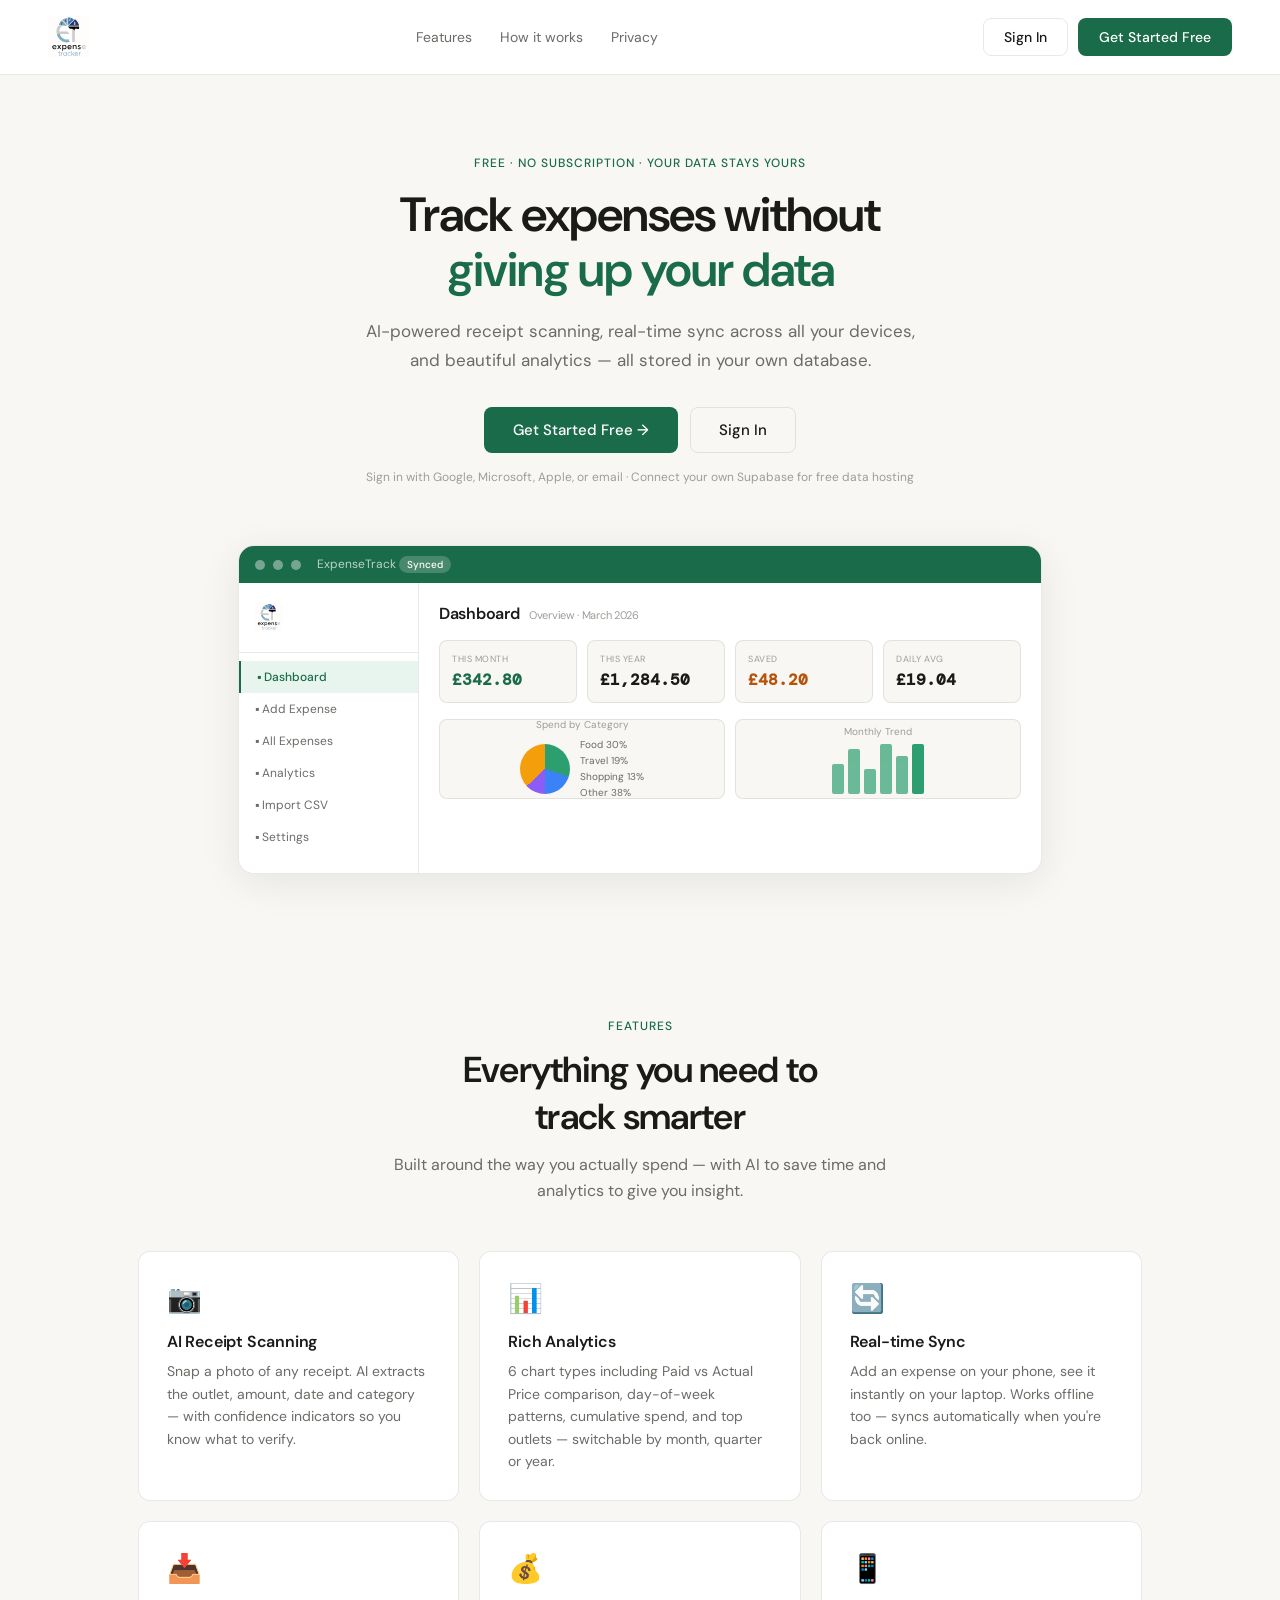
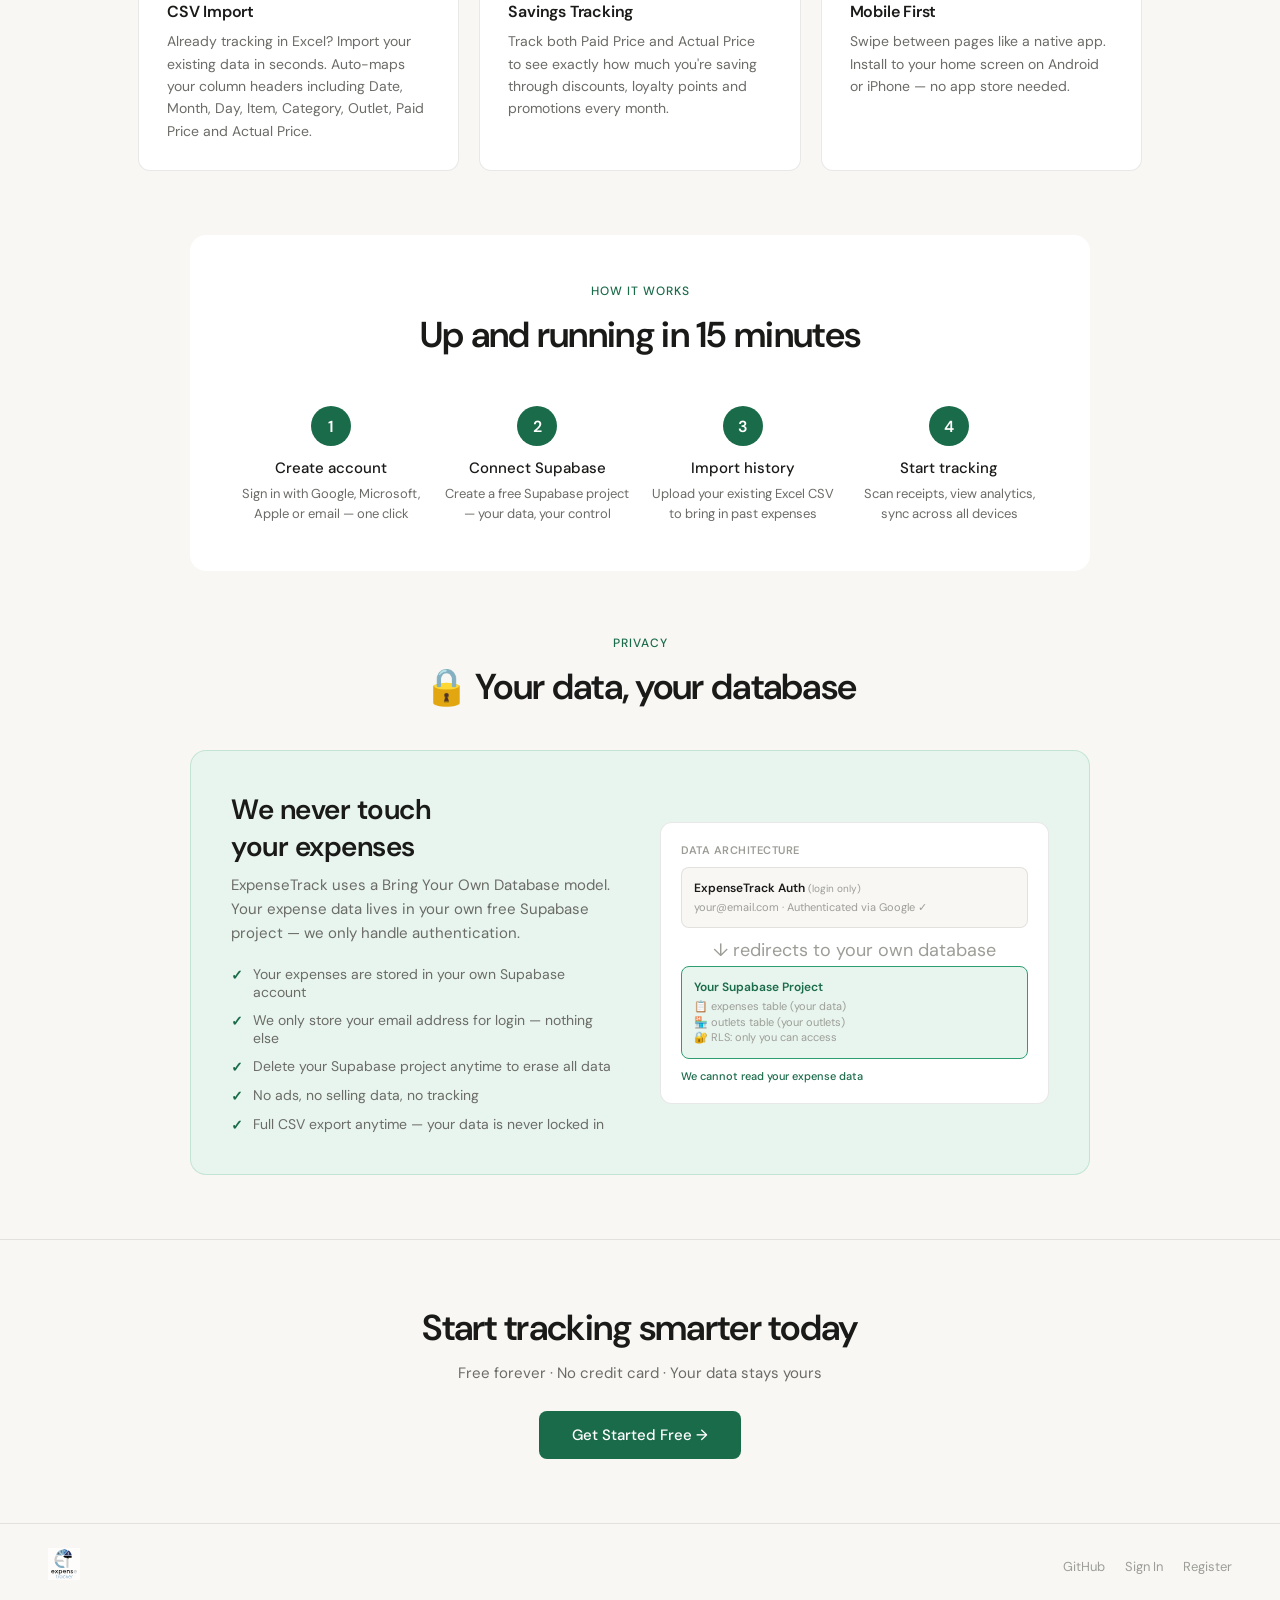
<file: index.html>
<!DOCTYPE html>
<html lang="en">
<head>
  <meta charset="UTF-8">
  <meta name="viewport" content="width=device-width, initial-scale=1.0">
  <title>ExpenseTrack — Smart Personal Finance</title>
  <link rel="icon" type="image/svg+xml" href="colored-logo.svg">
  <link rel="icon" type="image/png" href="colored-logo.png">
  <link href="https://fonts.googleapis.com/css2?family=DM+Sans:wght@300;400;500;600&family=DM+Mono:wght@400;500&display=swap" rel="stylesheet">
  <style>
    :root{--accent:#1a6b4a;--accent-light:#e8f5ee;--accent-mid:#2d9e70;--text:#1a1a18;--text2:#6b6b67;--text3:#9d9d98;--surface:#fff;--bg:#f8f7f4;--border:rgba(0,0,0,0.09);--radius:12px}
    @media(prefers-color-scheme:dark){:root{--bg:#111110;--surface:#1c1c1a;--text:#f0efeb;--text2:#a0a09c;--text3:#6b6b67;--border:rgba(255,255,255,0.08);--accent-light:#0d2b1e;--accent:#2fd98a;--accent-mid:#25a96a}}
    *{box-sizing:border-box;margin:0;padding:0}
    body{font-family:'DM Sans',sans-serif;background:var(--bg);color:var(--text)}
    /* NAV */
    nav{display:flex;align-items:center;justify-content:space-between;padding:16px 48px;background:var(--surface);border-bottom:1px solid var(--border);position:sticky;top:0;z-index:100}
    .nav-logo img{height:42px;width:auto;display:block}
    .nav-links{display:flex;align-items:center;gap:28px}
    .nav-links a{font-size:14px;color:var(--text2);text-decoration:none;transition:color 0.15s}
    .nav-links a:hover{color:var(--text)}
    .nav-cta{display:flex;gap:10px}
    .btn{padding:9px 20px;border-radius:8px;font-size:14px;font-weight:500;cursor:pointer;font-family:inherit;text-decoration:none;display:inline-block;transition:all 0.15s}
    .btn-ghost{background:transparent;border:1px solid var(--border);color:var(--text)}
    .btn-ghost:hover{background:var(--bg)}
    .btn-primary{background:var(--accent);color:white;border:1px solid transparent}
    .btn-primary:hover{opacity:0.88}
    /* HERO */
    .hero{text-align:center;padding:80px 48px 60px;max-width:760px;margin:0 auto}
    .hero-eyebrow{font-size:12px;font-weight:500;color:var(--accent);text-transform:uppercase;letter-spacing:1px;margin-bottom:16px}
    .hero h1{font-size:48px;font-weight:600;letter-spacing:-1px;line-height:1.15;margin-bottom:20px}
    .hero h1 span{color:var(--accent)}
    .hero p{font-size:17px;color:var(--text2);line-height:1.7;margin-bottom:32px;max-width:560px;margin-left:auto;margin-right:auto}
    .hero-cta{display:flex;gap:12px;justify-content:center;flex-wrap:wrap}
    .hero-note{font-size:12px;color:var(--text3);margin-top:16px}
    /* MOCK APP */
    .mock-wrap{max-width:900px;margin:0 auto 80px;padding:0 48px}
    .mock-app{background:var(--surface);border:1px solid var(--border);border-radius:16px;overflow:hidden;box-shadow:0 8px 40px rgba(0,0,0,0.08)}
    .mock-bar{background:var(--accent);padding:10px 16px;display:flex;align-items:center;gap:8px}
    .mock-dot{width:10px;height:10px;border-radius:50%;background:rgba(255,255,255,0.4)}
    .mock-title{font-size:12px;color:rgba(255,255,255,0.7);margin-left:8px}
    .mock-body{display:grid;grid-template-columns:180px 1fr;min-height:280px}
    .mock-sidebar{background:var(--surface);border-right:1px solid var(--border);padding:20px 0}
    .mock-logo{padding:0 16px 16px;border-bottom:1px solid var(--border);margin-bottom:8px}
    .mock-logo img{height:28px;width:auto}
    .mock-nav-item{padding:8px 16px;font-size:12px;color:var(--text2);cursor:default}
    .mock-nav-item.active{color:var(--accent);background:var(--accent-light);font-weight:500;border-left:2px solid var(--accent)}
    .mock-content{padding:20px}
    .mock-header{font-size:16px;font-weight:600;letter-spacing:-0.3px;margin-bottom:16px}
    .mock-stats{display:grid;grid-template-columns:repeat(4,1fr);gap:10px;margin-bottom:16px}
    .mock-stat{background:var(--bg);border:1px solid var(--border);border-radius:8px;padding:12px}
    .mock-stat-label{font-size:9px;color:var(--text3);text-transform:uppercase;letter-spacing:0.5px}
    .mock-stat-val{font-size:16px;font-weight:600;margin-top:4px;font-family:'DM Mono',monospace;color:var(--accent)}
    .mock-charts{display:grid;grid-template-columns:1fr 1fr;gap:10px}
    .mock-chart{background:var(--bg);border:1px solid var(--border);border-radius:8px;padding:12px;height:80px;display:flex;align-items:center;justify-content:center}
    .mock-chart-bars{display:flex;align-items:flex-end;gap:4px;height:50px}
    .mock-chart-bar{width:12px;background:var(--accent-mid);border-radius:2px;opacity:0.7}
    .mock-pie{width:50px;height:50px;border-radius:50%;background:conic-gradient(#2d9e70 0% 30%,#3b82f6 30% 50%,#8b5cf6 50% 63%,#f59e0b 63% 100%)}
    .mock-badge{display:inline-block;font-size:8px;padding:2px 6px;border-radius:10px;font-weight:500}
    .mock-badge-synced{background:var(--accent-light);color:var(--accent)}
    /* FEATURES */
    section{padding:64px 48px;max-width:1100px;margin:0 auto}
    .section-label{font-size:12px;font-weight:500;color:var(--accent);text-transform:uppercase;letter-spacing:1px;margin-bottom:12px;text-align:center}
    .section-title{font-size:36px;font-weight:600;letter-spacing:-0.7px;text-align:center;margin-bottom:12px}
    .section-sub{font-size:16px;color:var(--text2);text-align:center;max-width:520px;margin:0 auto 48px;line-height:1.6}
    .features-grid{display:grid;grid-template-columns:repeat(3,1fr);gap:20px}
    .feature-card{background:var(--surface);border:1px solid var(--border);border-radius:var(--radius);padding:28px}
    .feature-icon{font-size:28px;margin-bottom:14px}
    .feature-title{font-size:16px;font-weight:600;letter-spacing:-0.2px;margin-bottom:8px}
    .feature-desc{font-size:14px;color:var(--text2);line-height:1.6}
    /* HOW IT WORKS */
    .steps{display:grid;grid-template-columns:repeat(4,1fr);gap:20px;margin-top:48px}
    .step{text-align:center}
    .step-num{width:40px;height:40px;border-radius:50%;background:var(--accent);color:white;font-size:16px;font-weight:600;display:flex;align-items:center;justify-content:center;margin:0 auto 12px}
    .step-title{font-size:15px;font-weight:500;margin-bottom:6px}
    .step-desc{font-size:13px;color:var(--text2);line-height:1.5}
    /* PRIVACY */
    .privacy-card{background:var(--accent-light);border:1px solid rgba(45,158,112,0.2);border-radius:16px;padding:40px;display:grid;grid-template-columns:1fr 1fr;gap:40px;align-items:center;max-width:900px;margin:0 auto}
    .privacy-title{font-size:28px;font-weight:600;letter-spacing:-0.5px;margin-bottom:8px}
    .privacy-sub{font-size:15px;color:var(--text2);line-height:1.6;margin-bottom:20px}
    .privacy-checks{display:flex;flex-direction:column;gap:10px}
    .privacy-check{display:flex;align-items:flex-start;gap:10px;font-size:14px;color:var(--text2)}
    .privacy-check::before{content:'✓';color:var(--accent);font-weight:600;flex-shrink:0;margin-top:1px}
    .privacy-diagram{background:var(--surface);border:1px solid var(--border);border-radius:var(--radius);padding:20px;font-size:12px}
    .privacy-box{background:var(--bg);border:1px solid var(--border);border-radius:8px;padding:12px;margin-bottom:10px}
    .privacy-box-title{font-weight:600;font-size:12px;margin-bottom:4px}
    .privacy-box-sub{font-size:11px;color:var(--text3);line-height:1.4}
    .privacy-arrow{text-align:center;color:var(--text3);font-size:18px;margin:4px 0}
    /* CTA */
    .cta-section{text-align:center;padding:64px 48px;border-top:1px solid var(--border)}
    .cta-section h2{font-size:36px;font-weight:600;letter-spacing:-0.7px;margin-bottom:12px}
    .cta-section p{font-size:15px;color:var(--text2);margin-bottom:28px}
    /* FOOTER */
    footer{border-top:1px solid var(--border);padding:24px 48px;display:flex;align-items:center;justify-content:space-between}
    .footer-logo img{height:32px;width:auto}
    .footer-links{display:flex;gap:20px}
    .footer-links a{font-size:13px;color:var(--text3);text-decoration:none}
    .footer-links a:hover{color:var(--text)}
    @media(max-width:768px){
      nav{padding:12px 20px}
      .nav-links{display:none}
      .hero{padding:48px 20px 40px}
      .hero h1{font-size:32px}
      .mock-wrap{padding:0 20px}
      .mock-body{grid-template-columns:1fr}
      .mock-sidebar{display:none}
      .mock-stats{grid-template-columns:1fr 1fr}
      section{padding:48px 20px}
      .features-grid{grid-template-columns:1fr}
      .steps{grid-template-columns:1fr 1fr}
      .privacy-card{grid-template-columns:1fr}
      footer{flex-direction:column;gap:16px;padding:24px 20px;text-align:center}
    }
  </style>
</head>
<body>

<!-- NAV -->
<nav>
  <div class="nav-logo">
    <a href="index.html">
      <img src="colored-logo.svg" alt="Expense Tracker">
    </a>
  </div>
  <div class="nav-links">
    <a href="#features">Features</a>
    <a href="#how">How it works</a>
    <a href="#privacy">Privacy</a>
  </div>
  <div class="nav-cta">
    <a href="auth.html" class="btn btn-ghost">Sign In</a>
    <a href="auth.html?mode=register" class="btn btn-primary">Get Started Free</a>
  </div>
</nav>

<!-- HERO -->
<div class="hero">
  <div class="hero-eyebrow">Free · No subscription · Your data stays yours</div>
  <h1>Track expenses without<br><span>giving up your data</span></h1>
  <p>AI-powered receipt scanning, real-time sync across all your devices, and beautiful analytics — all stored in your own database.</p>
  <div class="hero-cta">
    <a href="auth.html?mode=register" class="btn btn-primary" style="font-size:15px;padding:12px 28px">Get Started Free →</a>
    <a href="auth.html" class="btn btn-ghost" style="font-size:15px;padding:12px 28px">Sign In</a>
  </div>
  <div class="hero-note">Sign in with Google, Microsoft, Apple, or email · Connect your own Supabase for free data hosting</div>
</div>

<!-- MOCK APP -->
<div class="mock-wrap">
  <div class="mock-app">
    <div class="mock-bar">
      <div class="mock-dot"></div><div class="mock-dot"></div><div class="mock-dot"></div>
      <div class="mock-title">ExpenseTrack <span class="mock-badge mock-badge-synced" style="font-size:10px;padding:2px 8px;border-radius:10px;background:rgba(255,255,255,0.2);color:white">Synced</span></div>
    </div>
    <div class="mock-body">
      <div class="mock-sidebar">
        <div class="mock-logo">
          <img src="colored-logo.svg" alt="Expense Tracker">
        </div>
        <div class="mock-nav-item active">▪ Dashboard</div>
        <div class="mock-nav-item">▪ Add Expense</div>
        <div class="mock-nav-item">▪ All Expenses</div>
        <div class="mock-nav-item">▪ Analytics</div>
        <div class="mock-nav-item">▪ Import CSV</div>
        <div class="mock-nav-item">▪ Settings</div>
      </div>
      <div class="mock-content">
        <div class="mock-header">Dashboard <span style="font-size:11px;color:var(--text3);font-weight:400;margin-left:6px">Overview · March 2026</span></div>
        <div class="mock-stats">
          <div class="mock-stat"><div class="mock-stat-label">This Month</div><div class="mock-stat-val">£342.80</div></div>
          <div class="mock-stat"><div class="mock-stat-label">This Year</div><div class="mock-stat-val" style="color:var(--text)">£1,284.50</div></div>
          <div class="mock-stat"><div class="mock-stat-label">Saved</div><div class="mock-stat-val" style="color:var(--warning,#b45309)">£48.20</div></div>
          <div class="mock-stat"><div class="mock-stat-label">Daily Avg</div><div class="mock-stat-val" style="color:var(--text)">£19.04</div></div>
        </div>
        <div class="mock-charts">
          <div class="mock-chart" style="flex-direction:column;gap:6px">
            <div style="font-size:10px;color:var(--text3)">Spend by Category</div>
            <div style="display:flex;align-items:center;gap:10px"><div class="mock-pie"></div><div style="font-size:10px;color:var(--text2);line-height:1.6">Food 30%<br>Travel 19%<br>Shopping 13%<br>Other 38%</div></div>
          </div>
          <div class="mock-chart" style="flex-direction:column;gap:6px">
            <div style="font-size:10px;color:var(--text3)">Monthly Trend</div>
            <div class="mock-chart-bars">
              <div class="mock-chart-bar" style="height:30px"></div>
              <div class="mock-chart-bar" style="height:45px"></div>
              <div class="mock-chart-bar" style="height:25px"></div>
              <div class="mock-chart-bar" style="height:50px"></div>
              <div class="mock-chart-bar" style="height:38px"></div>
              <div class="mock-chart-bar" style="height:50px;opacity:1"></div>
            </div>
          </div>
        </div>
      </div>
    </div>
  </div>
</div>

<!-- FEATURES -->
<section id="features">
  <div class="section-label">Features</div>
  <div class="section-title">Everything you need to<br>track smarter</div>
  <div class="section-sub">Built around the way you actually spend — with AI to save time and analytics to give you insight.</div>
  <div class="features-grid">
    <div class="feature-card">
      <div class="feature-icon">📷</div>
      <div class="feature-title">AI Receipt Scanning</div>
      <div class="feature-desc">Snap a photo of any receipt. AI extracts the outlet, amount, date and category — with confidence indicators so you know what to verify.</div>
    </div>
    <div class="feature-card">
      <div class="feature-icon">📊</div>
      <div class="feature-title">Rich Analytics</div>
      <div class="feature-desc">6 chart types including Paid vs Actual Price comparison, day-of-week patterns, cumulative spend, and top outlets — switchable by month, quarter or year.</div>
    </div>
    <div class="feature-card">
      <div class="feature-icon">🔄</div>
      <div class="feature-title">Real-time Sync</div>
      <div class="feature-desc">Add an expense on your phone, see it instantly on your laptop. Works offline too — syncs automatically when you're back online.</div>
    </div>
    <div class="feature-card">
      <div class="feature-icon">📥</div>
      <div class="feature-title">CSV Import</div>
      <div class="feature-desc">Already tracking in Excel? Import your existing data in seconds. Auto-maps your column headers including Date, Month, Day, Item, Category, Outlet, Paid Price and Actual Price.</div>
    </div>
    <div class="feature-card">
      <div class="feature-icon">💰</div>
      <div class="feature-title">Savings Tracking</div>
      <div class="feature-desc">Track both Paid Price and Actual Price to see exactly how much you're saving through discounts, loyalty points and promotions every month.</div>
    </div>
    <div class="feature-card">
      <div class="feature-icon">📱</div>
      <div class="feature-title">Mobile First</div>
      <div class="feature-desc">Swipe between pages like a native app. Install to your home screen on Android or iPhone — no app store needed.</div>
    </div>
  </div>
</section>

<!-- HOW IT WORKS -->
<section id="how" style="background:var(--surface);border-radius:16px;max-width:900px;padding:48px">
  <div class="section-label">How it works</div>
  <div class="section-title">Up and running in 15 minutes</div>
  <div class="steps">
    <div class="step"><div class="step-num">1</div><div class="step-title">Create account</div><div class="step-desc">Sign in with Google, Microsoft, Apple or email — one click</div></div>
    <div class="step"><div class="step-num">2</div><div class="step-title">Connect Supabase</div><div class="step-desc">Create a free Supabase project — your data, your control</div></div>
    <div class="step"><div class="step-num">3</div><div class="step-title">Import history</div><div class="step-desc">Upload your existing Excel CSV to bring in past expenses</div></div>
    <div class="step"><div class="step-num">4</div><div class="step-title">Start tracking</div><div class="step-desc">Scan receipts, view analytics, sync across all devices</div></div>
  </div>
</section>

<!-- PRIVACY -->
<section id="privacy" style="padding:64px 48px">
  <div class="section-label">Privacy</div>
  <div class="section-title" style="margin-bottom:40px">🔒 Your data, your database</div>
  <div class="privacy-card">
    <div>
      <div class="privacy-title">We never touch<br>your expenses</div>
      <div class="privacy-sub">ExpenseTrack uses a Bring Your Own Database model. Your expense data lives in your own free Supabase project — we only handle authentication.</div>
      <div class="privacy-checks">
        <div class="privacy-check">Your expenses are stored in your own Supabase account</div>
        <div class="privacy-check">We only store your email address for login — nothing else</div>
        <div class="privacy-check">Delete your Supabase project anytime to erase all data</div>
        <div class="privacy-check">No ads, no selling data, no tracking</div>
        <div class="privacy-check">Full CSV export anytime — your data is never locked in</div>
      </div>
    </div>
    <div class="privacy-diagram">
      <div style="font-size:11px;font-weight:600;color:var(--text3);text-transform:uppercase;letter-spacing:0.5px;margin-bottom:10px">Data Architecture</div>
      <div class="privacy-box">
        <div class="privacy-box-title">ExpenseTrack Auth <span style="font-size:10px;font-weight:400;color:var(--text3)">(login only)</span></div>
        <div class="privacy-box-sub">your@email.com · Authenticated via Google ✓</div>
      </div>
      <div class="privacy-arrow">↓ redirects to your own database</div>
      <div class="privacy-box" style="border-color:var(--accent-mid);background:var(--accent-light)">
        <div class="privacy-box-title" style="color:var(--accent)">Your Supabase Project</div>
        <div class="privacy-box-sub">📋 expenses table (your data)<br>🏪 outlets table (your outlets)<br>🔐 RLS: only you can access</div>
      </div>
      <div style="font-size:11px;color:var(--accent);margin-top:8px;font-weight:500">We cannot read your expense data</div>
    </div>
  </div>
</section>

<!-- CTA -->
<div class="cta-section">
  <h2>Start tracking smarter today</h2>
  <p>Free forever · No credit card · Your data stays yours</p>
  <a href="auth.html?mode=register" class="btn btn-primary" style="font-size:15px;padding:13px 32px">Get Started Free →</a>
</div>

<!-- FOOTER -->
<footer>
  <div class="footer-logo">
    <a href="index.html">
      <img src="colored-logo.svg" alt="Expense Tracker">
    </a>
  </div>
  <div class="footer-links">
    <a href="https://github.com/kaulsays/ExpenseTracker">GitHub</a>
    <a href="auth.html">Sign In</a>
    <a href="auth.html?mode=register">Register</a>
  </div>
</footer>

</body>
</html>
</file>
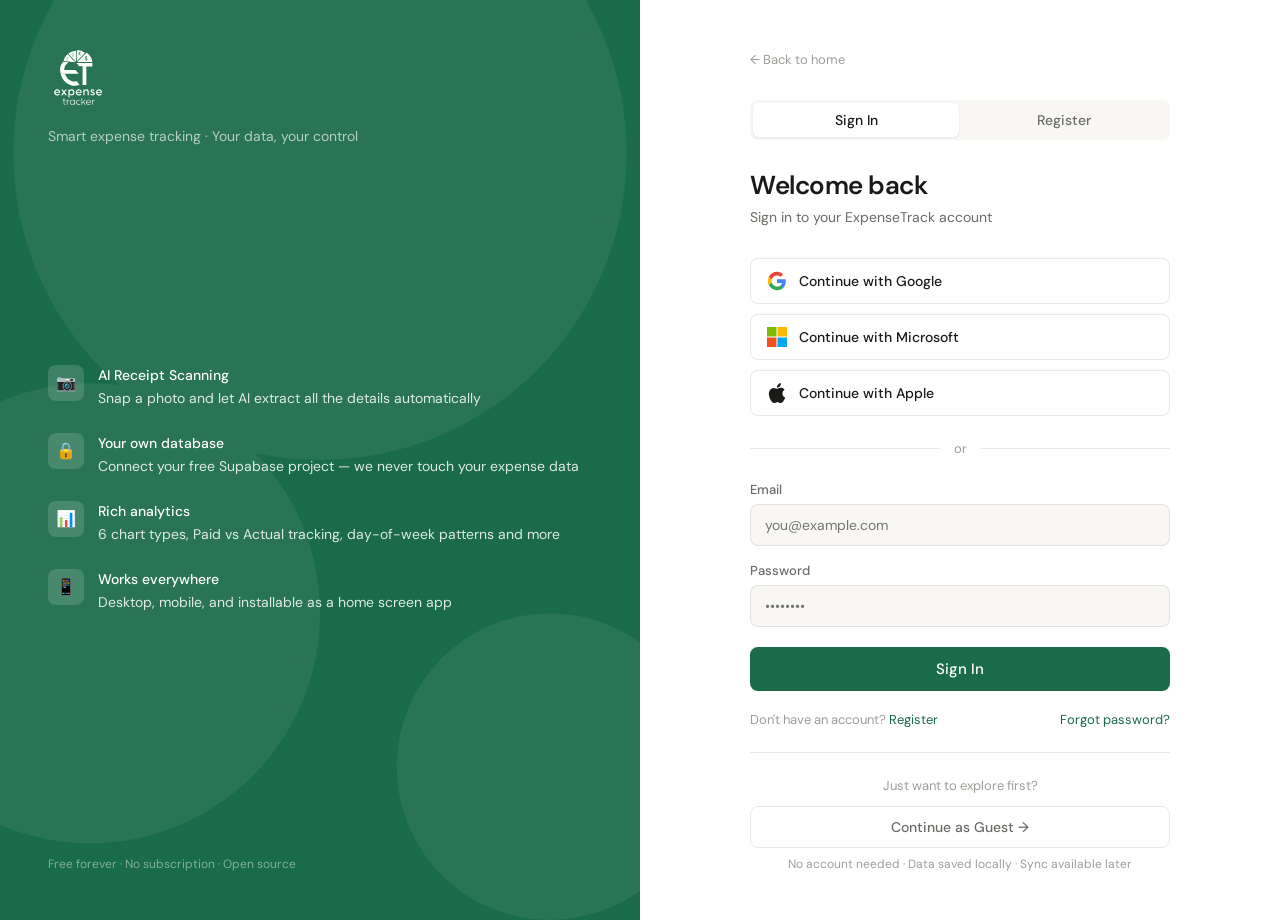
<file: auth.html>
<!DOCTYPE html>
<html lang="en">
<head>
  <meta charset="UTF-8">
  <meta name="viewport" content="width=device-width, initial-scale=1.0">
  <title>Sign In — ExpenseTrack</title>
  <link rel="icon" type="image/svg+xml" href="colored-logo.svg">
  <link rel="icon" type="image/png" href="colored-logo.png">
  <link href="https://fonts.googleapis.com/css2?family=DM+Sans:wght@300;400;500;600&family=DM+Mono:wght@400;500&display=swap" rel="stylesheet">
  <style>
    :root{
      --accent:#1a6b4a;--accent-light:#e8f5ee;--accent-mid:#2d9e70;
      --text:#1a1a18;--text2:#6b6b67;--text3:#9d9d98;
      --surface:#ffffff;--bg:#f8f7f4;--border:rgba(0,0,0,0.09);
      --danger:#c0392b;--danger-light:#fdf0ee;
      --radius:12px;--radius-sm:8px;
    }
    @media(prefers-color-scheme:dark){
      :root{
        --bg:#111110;--surface:#1c1c1a;--text:#f0efeb;--text2:#a0a09c;--text3:#6b6b67;
        --border:rgba(255,255,255,0.08);--accent-light:#0d2b1e;--accent:#2fd98a;--accent-mid:#25a96a;
        --danger:#e05a4a;--danger-light:#2a1210;
      }
    }
    *{box-sizing:border-box;margin:0;padding:0}
    body{font-family:'DM Sans',sans-serif;background:var(--bg);color:var(--text);min-height:100vh;display:flex;flex-direction:column}
    .auth-wrap{flex:1;display:grid;grid-template-columns:1fr 1fr;min-height:100vh}
    .auth-left{background:var(--accent);padding:48px;display:flex;flex-direction:column;justify-content:space-between;position:relative;overflow:hidden}
    .auth-left-bg{position:absolute;inset:0;opacity:0.06}
    .auth-left-bg svg{width:100%;height:100%}
    .auth-brand{position:relative;z-index:1}
    .auth-brand-logo{display:inline-block;margin-bottom:10px}
    .auth-brand-logo img{height:60px;width:auto;filter:brightness(0) invert(1)}
    .auth-brand-tagline{font-size:14px;color:rgba(255,255,255,0.65);margin-top:4px}
    .auth-features{position:relative;z-index:1}
    .auth-feature{display:flex;align-items:flex-start;gap:14px;margin-bottom:24px}
    .auth-feature-icon{width:36px;height:36px;border-radius:8px;background:rgba(255,255,255,0.15);display:flex;align-items:center;justify-content:center;font-size:16px;flex-shrink:0}
    .auth-feature-text{color:rgba(255,255,255,0.85);font-size:14px;line-height:1.5}
    .auth-feature-title{color:white;font-weight:500;margin-bottom:2px;font-size:14px}
    .auth-left-note{position:relative;z-index:1;font-size:12px;color:rgba(255,255,255,0.45)}
    .auth-right{background:var(--surface);display:flex;align-items:center;justify-content:center;padding:48px}
    .auth-box{width:100%;max-width:420px}
    .auth-back{display:inline-flex;align-items:center;gap:6px;font-size:13px;color:var(--text3);text-decoration:none;margin-bottom:32px;transition:color 0.15s}
    .auth-back:hover{color:var(--text)}
    .auth-title{font-size:26px;font-weight:600;letter-spacing:-0.5px;margin-bottom:6px}
    .auth-sub{font-size:14px;color:var(--text2);margin-bottom:32px}
    /* Tabs */
    .auth-tabs{display:flex;background:var(--bg);border-radius:var(--radius-sm);padding:3px;gap:2px;margin-bottom:28px}
    .auth-tab{flex:1;padding:8px;border-radius:6px;font-size:14px;font-weight:500;cursor:pointer;text-align:center;color:var(--text2);transition:all 0.15s;border:none;background:transparent;font-family:inherit}
    .auth-tab.active{background:var(--surface);color:var(--text);box-shadow:0 1px 3px rgba(0,0,0,0.08)}
    /* Social buttons */
    .social-btns{display:flex;flex-direction:column;gap:10px;margin-bottom:24px}
    .social-btn{display:flex;align-items:center;gap:12px;padding:12px 16px;border:1px solid var(--border);border-radius:var(--radius-sm);background:var(--surface);cursor:pointer;font-family:inherit;font-size:14px;font-weight:500;color:var(--text);transition:all 0.15s;width:100%;text-align:left}
    .social-btn:hover{background:var(--bg);border-color:rgba(0,0,0,0.18)}
    .social-icon{width:20px;height:20px;flex-shrink:0}
    .social-btn-text{flex:1}
    /* Divider */
    .divider{display:flex;align-items:center;gap:14px;margin-bottom:24px}
    .divider-line{flex:1;height:1px;background:var(--border)}
    .divider-text{font-size:13px;color:var(--text3)}
    /* Form */
    .form-group{display:flex;flex-direction:column;gap:6px;margin-bottom:16px}
    label{font-size:13px;font-weight:500;color:var(--text2)}
    input{padding:11px 14px;background:var(--bg);border:1px solid var(--border);border-radius:var(--radius-sm);color:var(--text);font-family:inherit;font-size:14px;outline:none;width:100%;transition:border 0.15s}
    input:focus{border-color:var(--accent-mid)}
    .btn-auth{width:100%;padding:12px;background:var(--accent);color:white;border:none;border-radius:var(--radius-sm);font-size:15px;font-weight:500;cursor:pointer;font-family:inherit;transition:all 0.15s;margin-top:4px}
    .btn-auth:hover{opacity:0.88}
    .btn-auth:disabled{opacity:0.5;cursor:not-allowed}
    .form-footer{display:flex;justify-content:space-between;align-items:center;margin-top:20px}
    .form-footer a{font-size:13px;color:var(--accent);text-decoration:none}
    .form-footer a:hover{text-decoration:underline}
    /* Messages */
    .auth-error{background:var(--danger-light);color:var(--danger);border:1px solid var(--danger);border-radius:var(--radius-sm);padding:10px 14px;font-size:13px;margin-bottom:16px;display:none}
    .auth-error.show{display:block}
    .auth-success{background:var(--accent-light);color:var(--accent);border:1px solid var(--accent-mid);border-radius:var(--radius-sm);padding:10px 14px;font-size:13px;margin-bottom:16px;display:none}
    .auth-success.show{display:block}
    /* Loading */
    .spinner{display:inline-block;width:14px;height:14px;border:2px solid rgba(255,255,255,0.3);border-top-color:white;border-radius:50%;animation:spin 0.7s linear infinite;vertical-align:middle;margin-right:6px}
    @keyframes spin{to{transform:rotate(360deg)}}
    @media(max-width:768px){
      .auth-wrap{grid-template-columns:1fr}
      .auth-left{display:none}
      .auth-right{padding:32px 24px}
    }
  </style>
</head>
<body>
<div class="auth-wrap">

  <!-- Left panel -->
  <div class="auth-left">
    <div class="auth-left-bg">
      <svg viewBox="0 0 400 600" fill="none"><circle cx="200" cy="100" r="200" fill="white"/><circle cx="50" cy="400" r="150" fill="white"/><circle cx="350" cy="500" r="100" fill="white"/></svg>
    </div>
    <div class="auth-brand">
      <a href="index.html" class="auth-brand-logo">
        <img src="transparent-logo.svg" alt="Expense Tracker">
      </a>
      <div class="auth-brand-tagline">Smart expense tracking · Your data, your control</div>
    </div>
    <div class="auth-features">
      <div class="auth-feature">
        <div class="auth-feature-icon">📷</div>
        <div class="auth-feature-text"><div class="auth-feature-title">AI Receipt Scanning</div>Snap a photo and let AI extract all the details automatically</div>
      </div>
      <div class="auth-feature">
        <div class="auth-feature-icon">🔒</div>
        <div class="auth-feature-text"><div class="auth-feature-title">Your own database</div>Connect your free Supabase project — we never touch your expense data</div>
      </div>
      <div class="auth-feature">
        <div class="auth-feature-icon">📊</div>
        <div class="auth-feature-text"><div class="auth-feature-title">Rich analytics</div>6 chart types, Paid vs Actual tracking, day-of-week patterns and more</div>
      </div>
      <div class="auth-feature">
        <div class="auth-feature-icon">📱</div>
        <div class="auth-feature-text"><div class="auth-feature-title">Works everywhere</div>Desktop, mobile, and installable as a home screen app</div>
      </div>
    </div>
    <div class="auth-left-note">Free forever · No subscription · Open source</div>
  </div>

  <!-- Right panel -->
  <div class="auth-right">
    <div class="auth-box">
      <a href="index.html" class="auth-back">← Back to home</a>

      <div class="auth-tabs">
        <button class="auth-tab active" id="tab-signin" onclick="switchTab('signin')">Sign In</button>
        <button class="auth-tab" id="tab-register" onclick="switchTab('register')">Register</button>
      </div>

      <div id="panel-signin">
        <div class="auth-title">Welcome back</div>
        <div class="auth-sub">Sign in to your ExpenseTrack account</div>
        <div class="auth-error" id="signin-error"></div>
        <div class="auth-success" id="signin-success"></div>
        <div class="social-btns">
          <button class="social-btn" onclick="signInWithGoogle()">
            <svg class="social-icon" viewBox="0 0 24 24"><path d="M22.56 12.25c0-.78-.07-1.53-.2-2.25H12v4.26h5.92c-.26 1.37-1.04 2.53-2.21 3.31v2.77h3.57c2.08-1.92 3.28-4.74 3.28-8.09z" fill="#4285F4"/><path d="M12 23c2.97 0 5.46-.98 7.28-2.66l-3.57-2.77c-.98.66-2.23 1.06-3.71 1.06-2.86 0-5.29-1.93-6.16-4.53H2.18v2.84C3.99 20.53 7.7 23 12 23z" fill="#34A853"/><path d="M5.84 14.09c-.22-.66-.35-1.36-.35-2.09s.13-1.43.35-2.09V7.07H2.18C1.43 8.55 1 10.22 1 12s.43 3.45 1.18 4.93l2.85-2.22.81-.62z" fill="#FBBC05"/><path d="M12 5.38c1.62 0 3.06.56 4.21 1.64l3.15-3.15C17.45 2.09 14.97 1 12 1 7.7 1 3.99 3.47 2.18 7.07l3.66 2.84c.87-2.6 3.3-4.53 6.16-4.53z" fill="#EA4335"/></svg>
            <span class="social-btn-text">Continue with Google</span>
          </button>
          <button class="social-btn" onclick="signInWithMicrosoft()">
            <svg class="social-icon" viewBox="0 0 24 24"><path d="M11.4 24H0V12.6h11.4V24z" fill="#F25022"/><path d="M24 24H12.6V12.6H24V24z" fill="#00A4EF"/><path d="M11.4 11.4H0V0h11.4v11.4z" fill="#7FBA00"/><path d="M24 11.4H12.6V0H24v11.4z" fill="#FFB900"/></svg>
            <span class="social-btn-text">Continue with Microsoft</span>
          </button>
          <button class="social-btn" onclick="signInWithApple()">
            <svg class="social-icon" viewBox="0 0 24 24" fill="currentColor"><path d="M12.152 6.896c-.948 0-2.415-1.078-3.96-1.04-2.04.027-3.91 1.183-4.961 3.014-2.117 3.675-.54 9.103 1.519 12.09 1.013 1.454 2.208 3.09 3.792 3.039 1.52-.065 2.09-.987 3.935-.987 1.831 0 2.35.987 3.96.948 1.637-.026 2.676-1.48 3.676-2.948 1.156-1.688 1.636-3.325 1.662-3.415-.039-.013-3.182-1.221-3.22-4.857-.026-3.04 2.48-4.494 2.597-4.559-1.429-2.09-3.623-2.324-4.39-2.376-2-.156-3.675 1.09-4.61 1.09z"/><path d="M15.53 3.83c.843-1.012 1.4-2.427 1.245-3.83-1.207.052-2.662.805-3.532 1.818-.78.896-1.454 2.338-1.273 3.714 1.338.104 2.715-.688 3.559-1.701z"/></svg>
            <span class="social-btn-text">Continue with Apple</span>
          </button>
        </div>
        <div class="divider"><div class="divider-line"></div><div class="divider-text">or</div><div class="divider-line"></div></div>
        <div class="form-group"><label>Email</label><input type="email" id="signin-email" placeholder="you@example.com" onkeydown="if(event.key==='Enter')signInWithEmail()"></div>
        <div class="form-group"><label>Password</label><input type="password" id="signin-password" placeholder="••••••••" onkeydown="if(event.key==='Enter')signInWithEmail()"></div>
        <button class="btn-auth" id="signin-btn" onclick="signInWithEmail()">Sign In</button>
        <div class="form-footer">
          <span style="font-size:13px;color:var(--text3)">Don't have an account? <a href="#" onclick="switchTab('register')">Register</a></span>
          <a href="#" onclick="forgotPassword()">Forgot password?</a>
        </div>
      </div>

      <div id="panel-register" style="display:none">
        <div class="auth-title">Create account</div>
        <div class="auth-sub">Free forever · Your data stays yours</div>
        <div class="auth-error" id="register-error"></div>
        <div class="auth-success" id="register-success"></div>
        <div class="social-btns">
          <button class="social-btn" onclick="signInWithGoogle()">
            <svg class="social-icon" viewBox="0 0 24 24"><path d="M22.56 12.25c0-.78-.07-1.53-.2-2.25H12v4.26h5.92c-.26 1.37-1.04 2.53-2.21 3.31v2.77h3.57c2.08-1.92 3.28-4.74 3.28-8.09z" fill="#4285F4"/><path d="M12 23c2.97 0 5.46-.98 7.28-2.66l-3.57-2.77c-.98.66-2.23 1.06-3.71 1.06-2.86 0-5.29-1.93-6.16-4.53H2.18v2.84C3.99 20.53 7.7 23 12 23z" fill="#34A853"/><path d="M5.84 14.09c-.22-.66-.35-1.36-.35-2.09s.13-1.43.35-2.09V7.07H2.18C1.43 8.55 1 10.22 1 12s.43 3.45 1.18 4.93l2.85-2.22.81-.62z" fill="#FBBC05"/><path d="M12 5.38c1.62 0 3.06.56 4.21 1.64l3.15-3.15C17.45 2.09 14.97 1 12 1 7.7 1 3.99 3.47 2.18 7.07l3.66 2.84c.87-2.6 3.3-4.53 6.16-4.53z" fill="#EA4335"/></svg>
            <span class="social-btn-text">Sign up with Google</span>
          </button>
          <button class="social-btn" onclick="signInWithMicrosoft()">
            <svg class="social-icon" viewBox="0 0 24 24"><path d="M11.4 24H0V12.6h11.4V24z" fill="#F25022"/><path d="M24 24H12.6V12.6H24V24z" fill="#00A4EF"/><path d="M11.4 11.4H0V0h11.4v11.4z" fill="#7FBA00"/><path d="M24 11.4H12.6V0H24v11.4z" fill="#FFB900"/></svg>
            <span class="social-btn-text">Sign up with Microsoft</span>
          </button>
          <button class="social-btn" onclick="signInWithApple()">
            <svg class="social-icon" viewBox="0 0 24 24" fill="currentColor"><path d="M12.152 6.896c-.948 0-2.415-1.078-3.96-1.04-2.04.027-3.91 1.183-4.961 3.014-2.117 3.675-.54 9.103 1.519 12.09 1.013 1.454 2.208 3.09 3.792 3.039 1.52-.065 2.09-.987 3.935-.987 1.831 0 2.35.987 3.96.948 1.637-.026 2.676-1.48 3.676-2.948 1.156-1.688 1.636-3.325 1.662-3.415-.039-.013-3.182-1.221-3.22-4.857-.026-3.04 2.48-4.494 2.597-4.559-1.429-2.09-3.623-2.324-4.39-2.376-2-.156-3.675 1.09-4.61 1.09z"/><path d="M15.53 3.83c.843-1.012 1.4-2.427 1.245-3.83-1.207.052-2.662.805-3.532 1.818-.78.896-1.454 2.338-1.273 3.714 1.338.104 2.715-.688 3.559-1.701z"/></svg>
            <span class="social-btn-text">Sign up with Apple</span>
          </button>
        </div>
        <div class="divider"><div class="divider-line"></div><div class="divider-text">or</div><div class="divider-line"></div></div>
        <div class="form-group"><label>Email</label><input type="email" id="register-email" placeholder="you@example.com"></div>
        <div class="form-group"><label>Password</label><input type="password" id="register-password" placeholder="At least 8 characters"></div>
        <div class="form-group"><label>Confirm Password</label><input type="password" id="register-confirm" placeholder="••••••••" onkeydown="if(event.key==='Enter')registerWithEmail()"></div>
        <button class="btn-auth" id="register-btn" onclick="registerWithEmail()">Create Account</button>
        <div class="form-footer">
          <span style="font-size:13px;color:var(--text3)">Already have an account? <a href="#" onclick="switchTab('signin')">Sign In</a></span>
        </div>
      </div>

      <!-- Guest mode -->
      <div style="margin-top:24px;padding-top:24px;border-top:1px solid var(--border);text-align:center">
        <div style="font-size:13px;color:var(--text3);margin-bottom:12px">Just want to explore first?</div>
        <button onclick="continueAsGuest()" style="width:100%;padding:11px;background:transparent;border:1px solid var(--border);border-radius:8px;font-size:14px;font-weight:500;cursor:pointer;font-family:inherit;color:var(--text2);transition:all 0.15s" onmouseover="this.style.background='var(--bg)'" onmouseout="this.style.background='transparent'">
          Continue as Guest →
        </button>
        <div style="font-size:12px;color:var(--text3);margin-top:8px">No account needed · Data saved locally · Sync available later</div>
      </div>

    </div>
  </div>
</div>

<script>
function continueAsGuest() {
  localStorage.setItem('et_guest_mode', 'true');
  window.location.href = 'app.html';
}
</script>

<script type="module">
import { createClient } from 'https://esm.sh/@supabase/supabase-js@2';

const AUTH_SUPABASE_URL      = 'YOUR_AUTH_SUPABASE_URL';
const AUTH_SUPABASE_ANON_KEY = 'YOUR_AUTH_SUPABASE_ANON_KEY';
const supabase = createClient(AUTH_SUPABASE_URL, AUTH_SUPABASE_ANON_KEY);
window._authSupabase = supabase;

const { data: { session } } = await supabase.auth.getSession();
if (session) { redirectAfterLogin(session.user); }

supabase.auth.onAuthStateChange(async (event, session) => {
  if (event === 'SIGNED_IN' && session) { redirectAfterLogin(session.user); }
});

function redirectAfterLogin(user) {
  const userSetup = localStorage.getItem('et_setup_complete_' + user.id);
  if (userSetup) { window.location.href = 'app.html'; }
  else { window.location.href = 'setup.html'; }
}

window.switchTab = function(tab) {
  document.getElementById('tab-signin').classList.toggle('active', tab === 'signin');
  document.getElementById('tab-register').classList.toggle('active', tab === 'register');
  document.getElementById('panel-signin').style.display  = tab === 'signin'   ? 'block' : 'none';
  document.getElementById('panel-register').style.display = tab === 'register' ? 'block' : 'none';
};

const params = new URLSearchParams(window.location.search);
if (params.get('mode') === 'register') window.switchTab('register');

window.signInWithGoogle = async function() {
  const { error } = await supabase.auth.signInWithOAuth({ provider:'google', options:{ redirectTo: window.location.origin + '/ExpenseTracker/auth.html' } });
  if (error) showError('signin', error.message);
};
window.signInWithMicrosoft = async function() {
  const { error } = await supabase.auth.signInWithOAuth({ provider:'azure', options:{ redirectTo: window.location.origin + '/ExpenseTracker/auth.html' } });
  if (error) showError('signin', error.message);
};
window.signInWithApple = async function() {
  const { error } = await supabase.auth.signInWithOAuth({ provider:'apple', options:{ redirectTo: window.location.origin + '/ExpenseTracker/auth.html' } });
  if (error) showError('signin', error.message);
};

window.signInWithEmail = async function() {
  const email    = document.getElementById('signin-email').value.trim();
  const password = document.getElementById('signin-password').value;
  if (!email || !password) { showError('signin','Please enter your email and password'); return; }
  setLoading('signin-btn', true);
  const { error } = await supabase.auth.signInWithPassword({ email, password });
  setLoading('signin-btn', false);
  if (error) showError('signin', error.message);
};

window.registerWithEmail = async function() {
  const email    = document.getElementById('register-email').value.trim();
  const password = document.getElementById('register-password').value;
  const confirm  = document.getElementById('register-confirm').value;
  if (!email || !password) { showError('register','Please fill in all fields'); return; }
  if (password.length < 8) { showError('register','Password must be at least 8 characters'); return; }
  if (password !== confirm) { showError('register','Passwords do not match'); return; }
  setLoading('register-btn', true);
  const { error } = await supabase.auth.signUp({ email, password, options:{ emailRedirectTo: window.location.origin + '/ExpenseTracker/auth.html' } });
  setLoading('register-btn', false);
  if (error) showError('register', error.message);
  else showSuccess('register','Check your email to confirm your account, then sign in.');
};

window.forgotPassword = async function() {
  const email = document.getElementById('signin-email').value.trim();
  if (!email) { showError('signin','Enter your email address above first'); return; }
  const { error } = await supabase.auth.resetPasswordForEmail(email, { redirectTo: window.location.origin + '/ExpenseTracker/auth.html?mode=reset' });
  if (error) showError('signin', error.message);
  else showSuccess('signin','Password reset link sent — check your email');
};

function showError(panel, msg) {
  const el = document.getElementById(panel + '-error');
  el.textContent = msg; el.classList.add('show');
  setTimeout(() => el.classList.remove('show'), 5000);
}
function showSuccess(panel, msg) {
  const el = document.getElementById(panel + '-success');
  el.textContent = msg; el.classList.add('show');
}
function setLoading(btnId, loading) {
  const btn = document.getElementById(btnId);
  btn.disabled = loading;
  btn.innerHTML = loading ? '<span class="spinner"></span>Please wait…' : (btnId === 'signin-btn' ? 'Sign In' : 'Create Account');
}
</script>
</body>
</html>
</file>
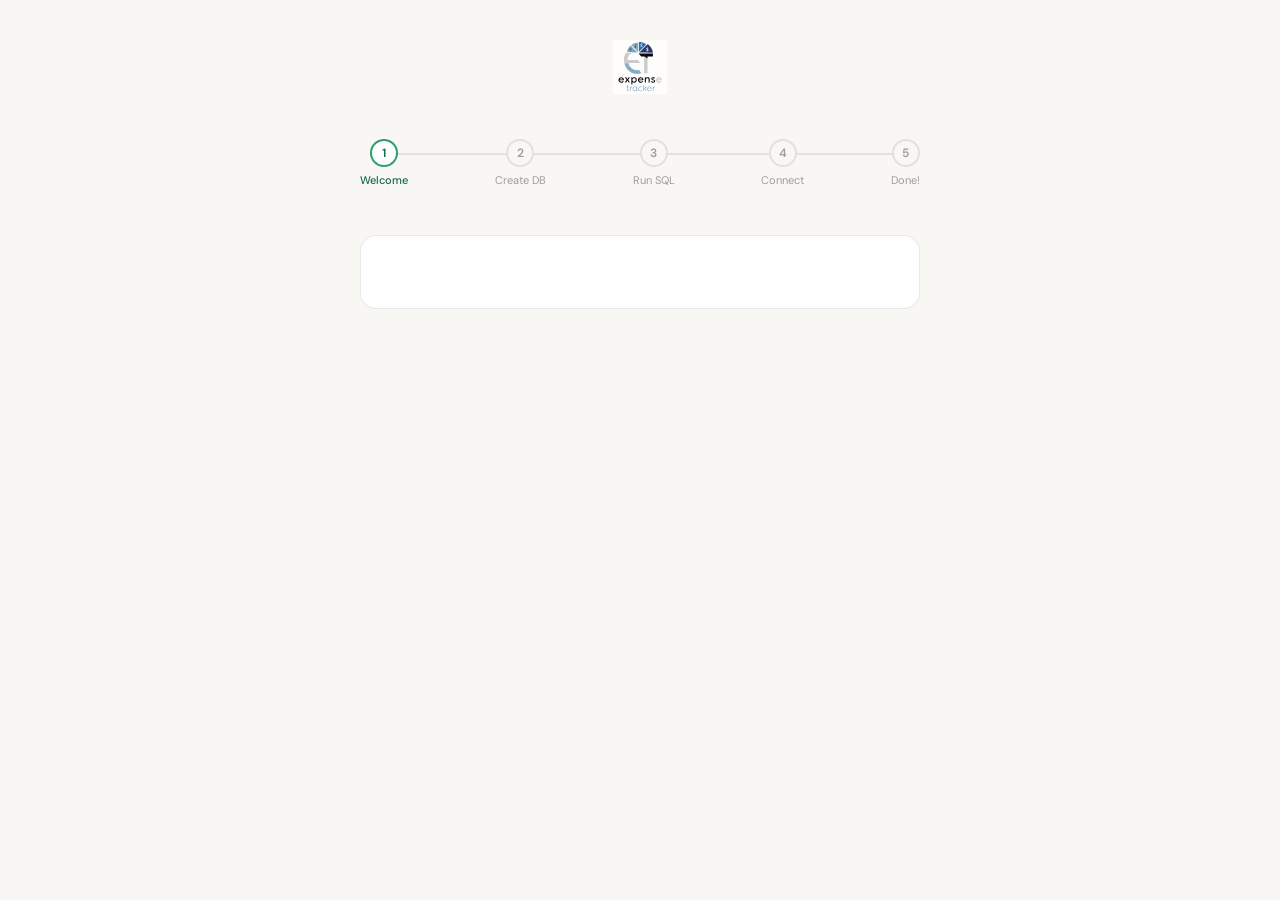
<file: setup.html>
<!DOCTYPE html>
<html lang="en">
<head>
  <meta charset="UTF-8">
  <meta name="viewport" content="width=device-width, initial-scale=1.0">
  <title>Setup — ExpenseTrack</title>
  <link rel="icon" type="image/svg+xml" href="colored-logo.svg">
  <link rel="icon" type="image/png" href="colored-logo.png">
  <link href="https://fonts.googleapis.com/css2?family=DM+Sans:wght@300;400;500;600&family=DM+Mono:wght@400;500&display=swap" rel="stylesheet">
  <style>
    :root{
      --accent:#1a6b4a;--accent-light:#e8f5ee;--accent-mid:#2d9e70;
      --text:#1a1a18;--text2:#6b6b67;--text3:#9d9d98;
      --surface:#ffffff;--bg:#f8f7f4;--border:rgba(0,0,0,0.09);
      --danger:#c0392b;--danger-light:#fdf0ee;
      --info:#1d4ed8;--info-light:#eff6ff;
      --radius:12px;--radius-sm:8px;
    }
    @media(prefers-color-scheme:dark){
      :root{--bg:#111110;--surface:#1c1c1a;--text:#f0efeb;--text2:#a0a09c;--text3:#6b6b67;--border:rgba(255,255,255,0.08);--accent-light:#0d2b1e;--accent:#2fd98a;--accent-mid:#25a96a;--info:#60a5fa;--info-light:#1e2f4f;}
    }
    *{box-sizing:border-box;margin:0;padding:0}
    body{font-family:'DM Sans',sans-serif;background:var(--bg);color:var(--text);min-height:100vh;display:flex;flex-direction:column;align-items:center;justify-content:flex-start;padding:40px 20px}
    /* Header */
    .setup-header{text-align:center;margin-bottom:40px}
    .setup-logo-link{display:inline-block}
    .setup-logo-link img{height:54px;width:auto}
    /* Dark mode: keep logo visible on dark bg */
    @media(prefers-color-scheme:dark){.setup-logo-link img{filter:brightness(0) invert(1)}}
    /* Progress */
    .progress-wrap{width:100%;max-width:560px;margin-bottom:40px}
    .progress-steps{display:flex;justify-content:space-between;position:relative;margin-bottom:8px}
    .progress-steps::before{content:'';position:absolute;top:14px;left:14px;right:14px;height:2px;background:var(--border);z-index:0}
    .progress-fill{position:absolute;top:14px;left:14px;height:2px;background:var(--accent-mid);z-index:1;transition:width 0.4s ease}
    .prog-step{display:flex;flex-direction:column;align-items:center;gap:6px;position:relative;z-index:2}
    .prog-dot{width:28px;height:28px;border-radius:50%;background:var(--bg);border:2px solid var(--border);display:flex;align-items:center;justify-content:center;font-size:12px;font-weight:600;color:var(--text3);transition:all 0.3s}
    .prog-dot.done{background:var(--accent);border-color:var(--accent);color:white}
    .prog-dot.active{background:white;border-color:var(--accent-mid);color:var(--accent)}
    .prog-label{font-size:11px;color:var(--text3);text-align:center;white-space:nowrap}
    .prog-label.active{color:var(--accent);font-weight:500}
    /* Card */
    .setup-card{width:100%;max-width:560px;background:var(--surface);border:1px solid var(--border);border-radius:16px;padding:36px;animation:fadeIn 0.25s ease}
    @keyframes fadeIn{from{opacity:0;transform:translateY(8px)}to{opacity:1;transform:translateY(0)}}
    .step-icon{font-size:40px;margin-bottom:16px}
    .step-title{font-size:22px;font-weight:600;letter-spacing:-0.4px;margin-bottom:8px}
    .step-sub{font-size:14px;color:var(--text2);line-height:1.6;margin-bottom:28px}
    /* Steps content */
    .instruction-steps{display:flex;flex-direction:column;gap:14px;margin-bottom:24px}
    .instruction-step{display:flex;gap:14px;align-items:flex-start}
    .instruction-num{width:26px;height:26px;border-radius:50%;background:var(--accent);color:white;display:flex;align-items:center;justify-content:center;font-size:12px;font-weight:600;flex-shrink:0;margin-top:1px}
    .instruction-text{font-size:14px;color:var(--text2);line-height:1.6}
    .instruction-text a{color:var(--info);text-decoration:none}
    .instruction-text a:hover{text-decoration:underline}
    .instruction-text strong{color:var(--text)}
    .sql-wrap{background:var(--bg);border:1px solid var(--border);border-radius:var(--radius-sm);overflow:hidden;margin-bottom:20px}
    .sql-header{display:flex;align-items:center;justify-content:space-between;padding:10px 14px;border-bottom:1px solid var(--border)}
    .sql-label{font-size:12px;font-weight:500;color:var(--text3);font-family:'DM Mono',monospace}
    .sql-copy{padding:5px 12px;background:var(--accent);color:white;border:none;border-radius:6px;font-size:12px;font-weight:500;cursor:pointer;font-family:inherit;transition:opacity 0.15s}
    .sql-copy:hover{opacity:0.85}
    .sql-block{padding:14px;font-family:'DM Mono',monospace;font-size:11px;color:var(--text2);white-space:pre;overflow-x:auto;line-height:1.7}
    .form-group{display:flex;flex-direction:column;gap:6px;margin-bottom:16px}
    label{font-size:13px;font-weight:500;color:var(--text2)}
    input{padding:11px 14px;background:var(--bg);border:1px solid var(--border);border-radius:var(--radius-sm);color:var(--text);font-family:'DM Mono',monospace;font-size:13px;outline:none;width:100%;transition:border 0.15s}
    input:focus{border-color:var(--accent-mid)}
    .btn-row{display:flex;gap:10px;margin-top:24px}
    .btn{padding:11px 22px;border-radius:var(--radius-sm);font-size:14px;font-weight:500;cursor:pointer;font-family:inherit;transition:all 0.15s;border:1px solid var(--border);background:var(--surface);color:var(--text)}
    .btn:hover{background:var(--bg)}
    .btn-primary{background:var(--accent);color:white;border-color:var(--accent);flex:1}
    .btn-primary:hover{opacity:0.88}
    .btn-primary:disabled{opacity:0.5;cursor:not-allowed}
    .status-msg{padding:10px 14px;border-radius:var(--radius-sm);font-size:13px;margin-bottom:16px;display:none}
    .status-msg.show{display:block}
    .status-error{background:var(--danger-light);color:var(--danger);border:1px solid var(--danger)}
    .status-success{background:var(--accent-light);color:var(--accent);border:1px solid var(--accent-mid)}
    .spinner{display:inline-block;width:14px;height:14px;border:2px solid rgba(255,255,255,0.3);border-top-color:white;border-radius:50%;animation:spin 0.7s linear infinite;vertical-align:middle;margin-right:6px}
    @keyframes spin{to{transform:rotate(360deg)}}
    /* Success step */
    .success-list{display:flex;flex-direction:column;gap:12px;margin:24px 0}
    .success-item{display:flex;align-items:center;gap:12px;font-size:14px;color:var(--text2)}
    .success-check{width:24px;height:24px;border-radius:50%;background:var(--accent-light);color:var(--accent);display:flex;align-items:center;justify-content:center;font-size:12px;flex-shrink:0}
    /* User badge */
    .user-badge{display:flex;align-items:center;gap:10px;background:var(--bg);border:1px solid var(--border);border-radius:var(--radius-sm);padding:10px 14px;margin-bottom:24px}
    .user-avatar{width:32px;height:32px;border-radius:50%;background:var(--accent);color:white;display:flex;align-items:center;justify-content:center;font-size:13px;font-weight:600;flex-shrink:0}
    .user-info{flex:1}
    .user-email{font-size:13px;font-weight:500}
    .user-sub{font-size:11px;color:var(--text3)}
  </style>
</head>
<body>

<div class="setup-header">
  <a href="index.html" class="setup-logo-link">
    <img src="colored-logo.svg" alt="Expense Tracker">
  </a>
</div>

<div class="progress-wrap">
  <div class="progress-steps" id="progressSteps">
    <div class="prog-step"><div class="prog-dot active" id="dot-1">1</div><div class="prog-label active" id="lbl-1">Welcome</div></div>
    <div class="prog-step"><div class="prog-dot" id="dot-2">2</div><div class="prog-label" id="lbl-2">Create DB</div></div>
    <div class="prog-step"><div class="prog-dot" id="dot-3">3</div><div class="prog-label" id="lbl-3">Run SQL</div></div>
    <div class="prog-step"><div class="prog-dot" id="dot-4">4</div><div class="prog-label" id="lbl-4">Connect</div></div>
    <div class="prog-step"><div class="prog-dot" id="dot-5">5</div><div class="prog-label" id="lbl-5">Done!</div></div>
  </div>
  <div class="progress-fill" id="progressFill" style="width:0%"></div>
</div>

<div class="setup-card" id="setupCard"></div>

<script type="module">
import { createClient } from 'https://esm.sh/@supabase/supabase-js@2';

const AUTH_SUPABASE_URL      = 'YOUR_AUTH_SUPABASE_URL';
const AUTH_SUPABASE_ANON_KEY = 'YOUR_AUTH_SUPABASE_ANON_KEY';
const authClient = createClient(AUTH_SUPABASE_URL, AUTH_SUPABASE_ANON_KEY);
const { data: { session } } = await authClient.auth.getSession();
if (!session) { window.location.href = 'auth.html'; }
const user      = session.user;
const userId    = user.id;
const userEmail = user.email;
const userAvatar = userEmail ? userEmail.slice(0,2).toUpperCase() : 'U';

if (localStorage.getItem('et_setup_complete_' + userId)) { window.location.href = 'app.html'; }

let currentStep = 1;
const TOTAL_STEPS = 5;

const SQL = `CREATE TABLE expenses (
  id BIGSERIAL PRIMARY KEY,
  date DATE NOT NULL,
  month TEXT, day TEXT,
  item TEXT DEFAULT '',
  category TEXT DEFAULT '',
  overall_cat TEXT NOT NULL,
  outlet TEXT NOT NULL,
  paid_price NUMERIC(10,2) NOT NULL,
  actual_price NUMERIC(10,2),
  payment TEXT DEFAULT 'Card',
  created_at TIMESTAMPTZ DEFAULT NOW()
);

ALTER TABLE expenses ENABLE ROW LEVEL SECURITY;
CREATE POLICY "Owner only" ON expenses
  FOR ALL TO anon, authenticated
  USING (true) WITH CHECK (true);
GRANT ALL ON expenses TO anon;
GRANT USAGE ON SEQUENCE expenses_id_seq TO anon;

CREATE TABLE outlets (
  id BIGSERIAL PRIMARY KEY,
  name TEXT UNIQUE NOT NULL
);

ALTER TABLE outlets ENABLE ROW LEVEL SECURITY;
CREATE POLICY "Owner only" ON outlets
  FOR ALL TO anon, authenticated
  USING (true) WITH CHECK (true);
GRANT ALL ON outlets TO anon;
GRANT USAGE ON SEQUENCE outlets_id_seq TO anon;`;

function updateProgress(step) {
  const pct = ((step - 1) / (TOTAL_STEPS - 1)) * 100;
  document.getElementById('progressFill').style.width = pct + '%';
  for (let i = 1; i <= TOTAL_STEPS; i++) {
    const dot = document.getElementById('dot-' + i);
    const lbl = document.getElementById('lbl-' + i);
    dot.className = 'prog-dot' + (i < step ? ' done' : i === step ? ' active' : '');
    dot.textContent = i < step ? '✓' : i;
    lbl.className = 'prog-label' + (i === step ? ' active' : '');
  }
}

const steps = {
  1: () => `
    <div class="step-icon">👋</div>
    <div class="user-badge">
      <div class="user-avatar">${userAvatar}</div>
      <div class="user-info"><div class="user-email">${userEmail}</div><div class="user-sub">Signed in successfully</div></div>
      <span style="color:var(--accent);font-size:13px;font-weight:500">✓</span>
    </div>
    <div class="step-title">Welcome to ExpenseTrack</div>
    <div class="step-sub">Let's get your personal database connected. This takes about 10 minutes and you'll only need to do it once.<br><br>Your expense data will live in <strong>your own free Supabase project</strong> — completely private, completely yours.</div>
    <div class="btn-row"><button class="btn btn-primary" onclick="goStep(2)">Let's get started →</button></div>`,

  2: () => `
    <div class="step-icon">🗄️</div>
    <div class="step-title">Create your Supabase project</div>
    <div class="step-sub">Supabase is a free database platform. Your expenses will be stored here — we have no access to this database.</div>
    <div class="instruction-steps">
      <div class="instruction-step"><div class="instruction-num">1</div><div class="instruction-text">Go to <a href="https://supabase.com" target="_blank">supabase.com</a> and create a free account (or sign in if you have one)</div></div>
      <div class="instruction-step"><div class="instruction-num">2</div><div class="instruction-text">Click <strong>New Project</strong> — name it <strong>expense-tracker</strong></div></div>
      <div class="instruction-step"><div class="instruction-num">3</div><div class="instruction-text">Choose a region closest to you — <strong>EU West (Ireland)</strong> is recommended for UK users</div></div>
      <div class="instruction-step"><div class="instruction-num">4</div><div class="instruction-text">Set a strong database password and click <strong>Create new project</strong></div></div>
      <div class="instruction-step"><div class="instruction-num">5</div><div class="instruction-text">Wait about 1 minute for the project to provision, then come back here</div></div>
    </div>
    <div class="btn-row">
      <button class="btn" onclick="goStep(1)">← Back</button>
      <button class="btn btn-primary" onclick="goStep(3)">Project is ready →</button>
    </div>`,

  3: () => `
    <div class="step-icon">⚡</div>
    <div class="step-title">Create your database tables</div>
    <div class="step-sub">Copy this SQL and run it in your Supabase project's SQL Editor. This creates the tables that will store your expenses.</div>
    <div class="instruction-steps" style="margin-bottom:16px">
      <div class="instruction-step"><div class="instruction-num">1</div><div class="instruction-text">In your Supabase project, click <strong>SQL Editor</strong> in the left sidebar</div></div>
      <div class="instruction-step"><div class="instruction-num">2</div><div class="instruction-text">Click <strong>New query</strong>, paste the SQL below, and click <strong>Run</strong></div></div>
      <div class="instruction-step"><div class="instruction-num">3</div><div class="instruction-text">You should see <strong>"Success. No rows returned"</strong> — then come back here</div></div>
    </div>
    <div class="sql-wrap">
      <div class="sql-header">
        <span class="sql-label">SQL Editor</span>
        <button class="sql-copy" onclick="copySQL()">Copy SQL</button>
      </div>
      <div class="sql-block" id="sqlBlock">${SQL}</div>
    </div>
    <div class="btn-row">
      <button class="btn" onclick="goStep(2)">← Back</button>
      <button class="btn btn-primary" onclick="goStep(4)">SQL ran successfully →</button>
    </div>`,

  4: () => `
    <div class="step-icon">🔌</div>
    <div class="step-title">Connect your database</div>
    <div class="step-sub">Now paste your Supabase project credentials. These are in your Supabase project under <strong>Project Settings → API</strong>.</div>
    <div class="instruction-steps" style="margin-bottom:20px">
      <div class="instruction-step"><div class="instruction-num">1</div><div class="instruction-text">In Supabase go to <strong>Project Settings</strong> (gear icon) → <strong>API</strong></div></div>
      <div class="instruction-step"><div class="instruction-num">2</div><div class="instruction-text">Copy the <strong>Project URL</strong> and paste below</div></div>
      <div class="instruction-step"><div class="instruction-num">3</div><div class="instruction-text">Copy the <strong>anon / public</strong> key (from the Legacy anon tab) and paste below</div></div>
    </div>
    <div class="status-msg status-error" id="conn-error"></div>
    <div class="status-msg status-success" id="conn-success"></div>
    <div class="form-group"><label>Project URL</label><input type="text" id="setup-url" placeholder="https://xxxxxxxxxxxx.supabase.co"></div>
    <div class="form-group"><label>Anon Key</label><input type="password" id="setup-key" placeholder="eyJhbGci…"></div>
    <div class="btn-row">
      <button class="btn" onclick="goStep(3)">← Back</button>
      <button class="btn btn-primary" id="test-btn" onclick="testAndSave()">Test Connection</button>
    </div>`,

  5: () => `
    <div class="step-icon">🎉</div>
    <div class="step-title">You're all set!</div>
    <div class="step-sub">Your database is connected and ready. Here's what you can do now:</div>
    <div class="success-list">
      <div class="success-item"><div class="success-check">✓</div>Import your existing expenses from Excel CSV</div>
      <div class="success-item"><div class="success-check">✓</div>Scan receipts with AI to add expenses instantly</div>
      <div class="success-item"><div class="success-check">✓</div>View analytics across all your spending categories</div>
      <div class="success-item"><div class="success-check">✓</div>Access your data on any device — phone, tablet, laptop</div>
      <div class="success-item"><div class="success-check">✓</div>Install as a home screen app on your phone</div>
    </div>
    <div class="btn-row"><button class="btn btn-primary" onclick="goToApp()">Go to Dashboard →</button></div>`
};

function renderStep(step) {
  document.getElementById('setupCard').innerHTML = steps[step]();
  updateProgress(step);
  currentStep = step;
}

window.goStep = function(step) { renderStep(step); };

window.copySQL = function() {
  navigator.clipboard.writeText(SQL).then(() => {
    const btn = document.querySelector('.sql-copy');
    btn.textContent = 'Copied!';
    setTimeout(() => btn.textContent = 'Copy SQL', 2000);
  });
};

window.testAndSave = async function() {
  const url = document.getElementById('setup-url').value.trim();
  const key = document.getElementById('setup-key').value.trim();
  if (!url || !key) { showMsg('error','Please enter both your Project URL and Anon Key'); return; }
  const btn = document.getElementById('test-btn');
  btn.disabled = true;
  btn.innerHTML = '<span class="spinner"></span>Testing…';
  try {
    const testClient = createClient(url, key);
    const { data, error } = await testClient.from('expenses').select('id').limit(1);
    if (error && error.code !== 'PGRST116') throw error;
    localStorage.setItem('et_sb_url_' + userId, url);
    localStorage.setItem('et_sb_key_' + userId, key);
    localStorage.setItem('et_setup_complete_' + userId, 'true');
    showMsg('success','✓ Connected successfully!');
    setTimeout(() => renderStep(5), 1000);
  } catch(e) {
    btn.disabled = false;
    btn.textContent = 'Test Connection';
    showMsg('error','Connection failed: ' + (e.message || 'Check your URL and key'));
  }
};

function showMsg(type, msg) {
  ['conn-error','conn-success'].forEach(id => { const el = document.getElementById(id); if (el) el.classList.remove('show'); });
  const el = document.getElementById('conn-' + type);
  if (el) { el.textContent = msg; el.classList.add('show'); }
}

window.goToApp = function() { window.location.href = 'app.html'; };

renderStep(1);
</script>
</body>
</html>
</file>
